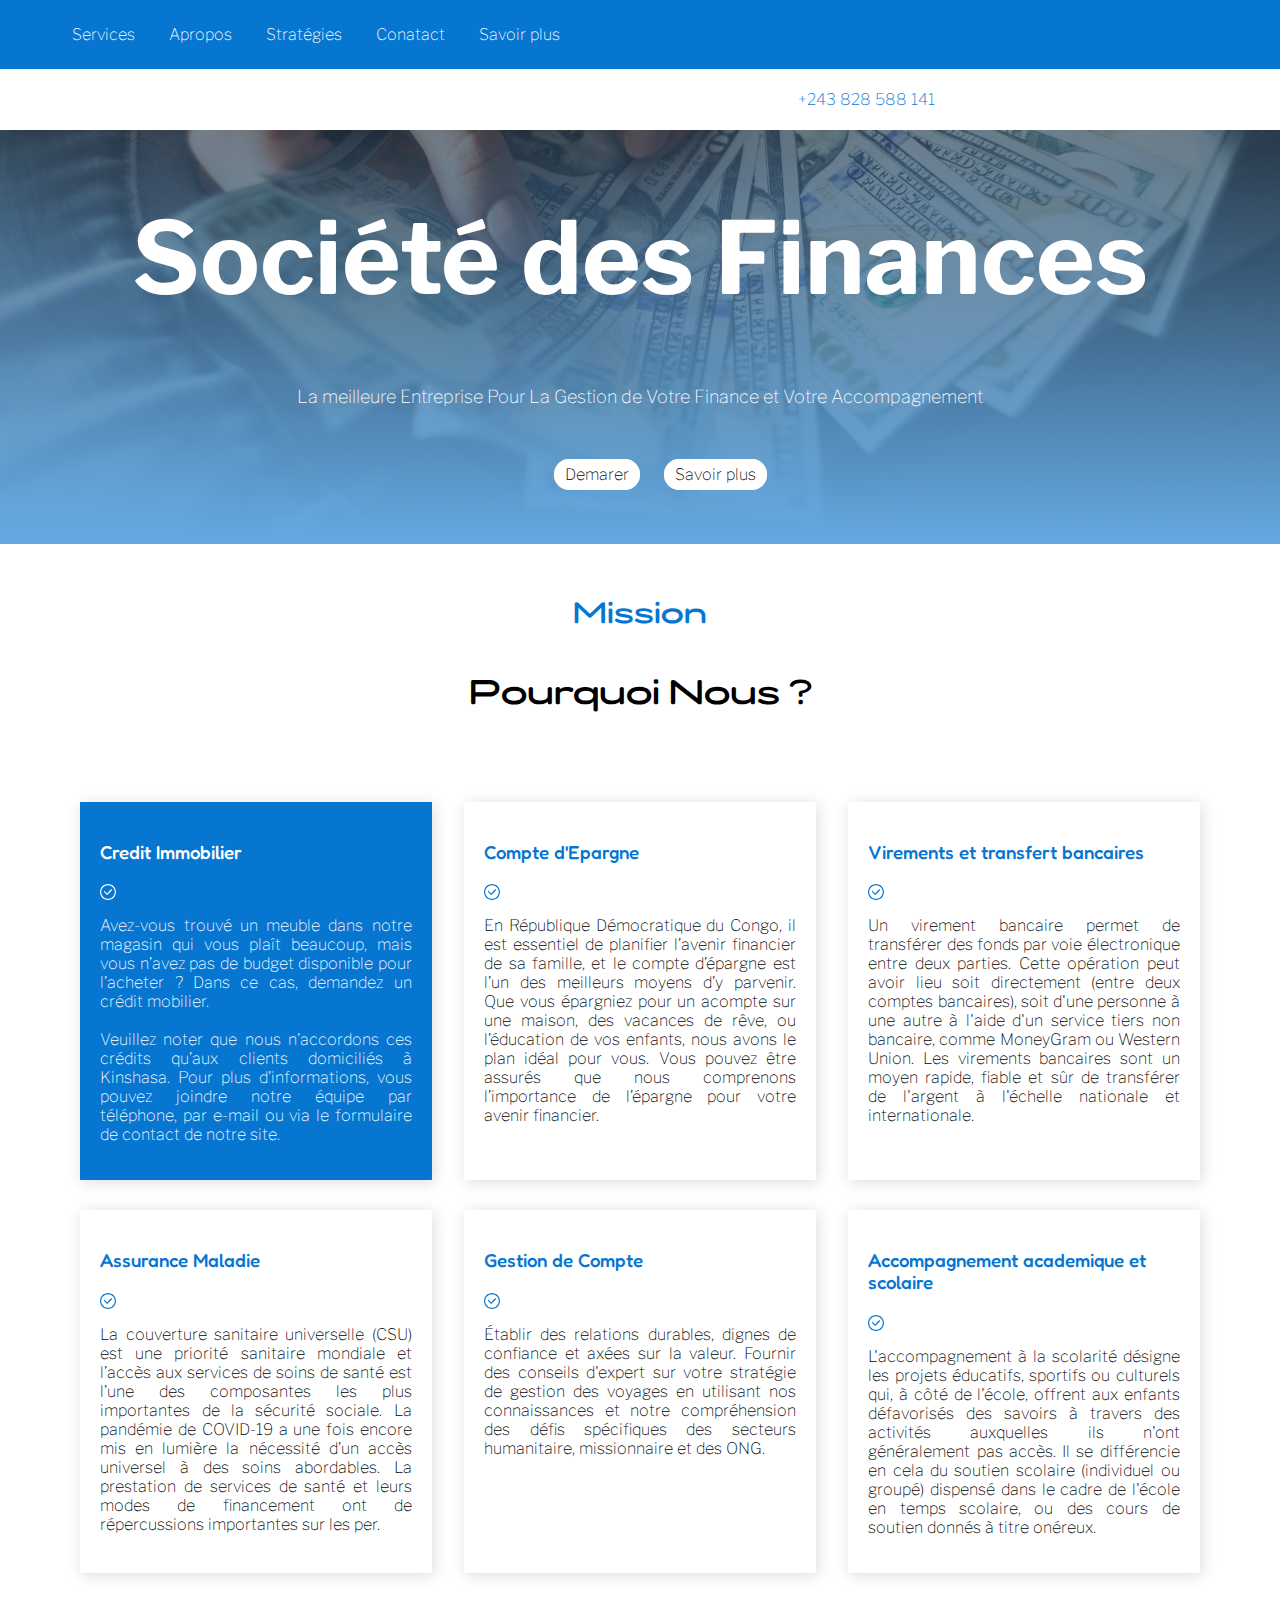
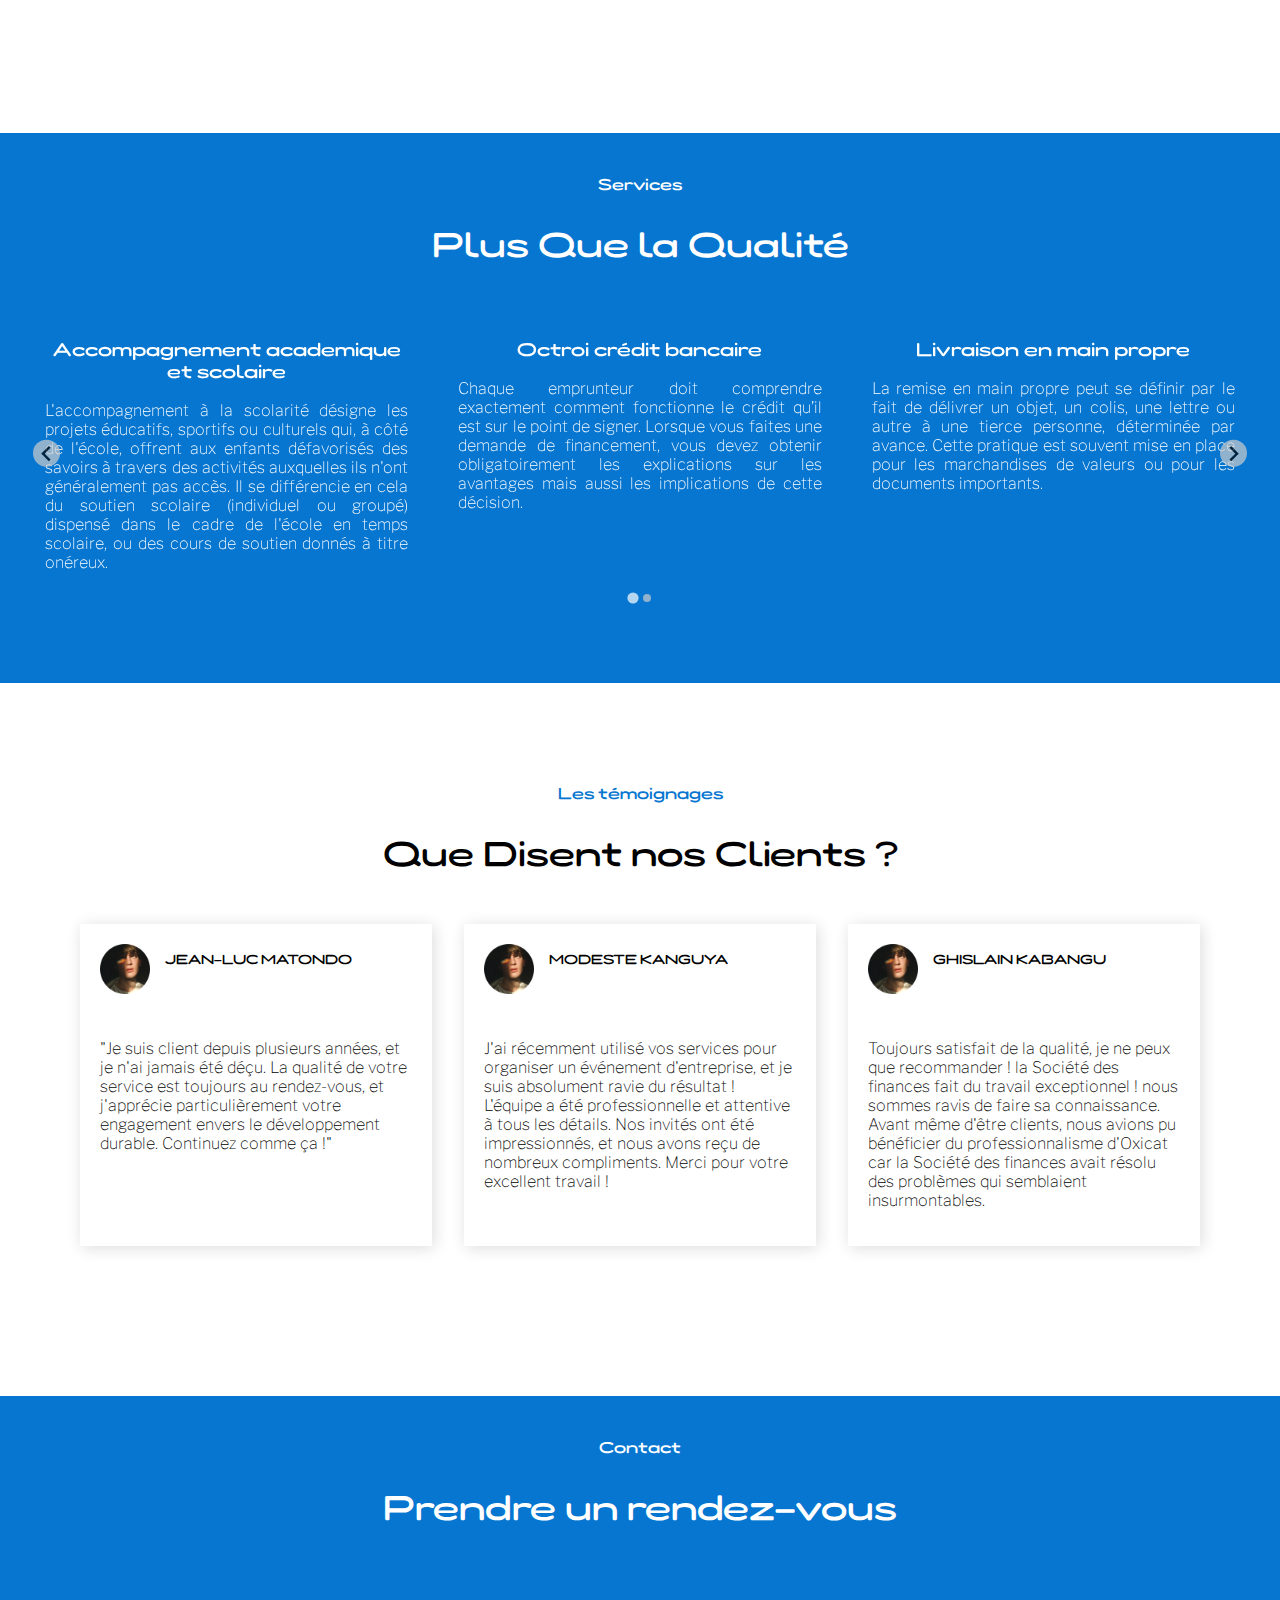
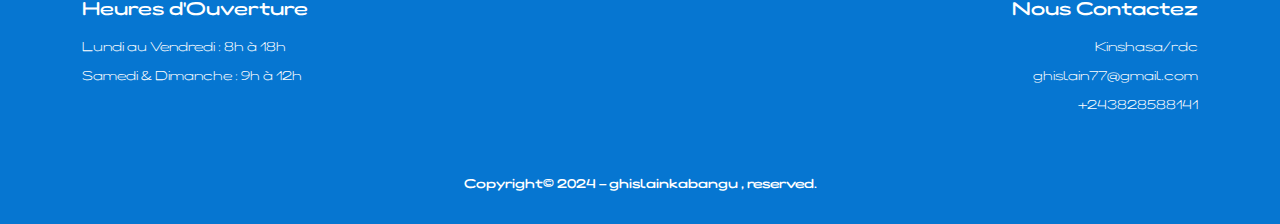
<file: index.html>
<!DOCTYPE html>
<html lang="fr">

<head>
    <meta charset="UTF-8">
    <meta name="viewport" content="width=device-width, initial-scale=1.0">
    <title>site_web_societe_des_finances_rdc</title>
    <link rel="icon" href="images/favicon-32x32.png">
    <link rel="stylesheet" href="https://cdnjs.cloudflare.com/ajax/libs/font-awesome/6.6.0/css/all.min.css"
        integrity="sha512-Kc323vGBEqzTmouAECnVceyQqyqdsSiqLQISBL29aUW4U/M7pSPA/gEUZQqv1cwx4OnYxTxve5UMg5GT6L4JJg=="
        crossorigin="anonymous" referrerpolicy="no-referrer" />
    <link rel="preconnect" href="https://fonts.googleapis.com">
    <link rel="preconnect" href="https://fonts.gstatic.com" crossorigin>
    <link href="https://fonts.googleapis.com/css2?family=Libre+Franklin:ital,wght@0,100..900;1,100..900&display=swap"
        rel="stylesheet">
    <link rel="stylesheet" href="https://cdn.jsdelivr.net/npm/@splidejs/splide@4.1.4/dist/css/splide.min.css">
    <link rel="preconnect" href="https://fonts.googleapis.com">
    <link rel="preconnect" href="https://fonts.gstatic.com" crossorigin>
    <link
        href="https://fonts.googleapis.com/css2?family=Fredoka:wght@300..700&family=Libre+Franklin:ital,wght@0,100..900;1,100..900&display=swap"
        rel="stylesheet">
    <link rel="stylesheet" href="style.css">
</head>

<body>
    <!--menu et liens de navigation-->
    <header>
        <div class="navigation">
            <ul class="listNavigation">
                <li><a href="#service" class="link" title="Services">Services <i
                            class="fa-brands fa-servicestack"></i></a>
                </li>
                <li><a href="#" class="link" title="Apropos">Apropos <i class="fa-solid fa-book"></i></a></li>
                <li><a href="#" class="link" title="Stratégies">Stratégies <i class="fa-regular fa-user"></i></a></li>
                <li><a href="#Contact" class="link" title="Conatact">Conatact <i class="fa-solid fa-phone"></i></a></li>
                <li><a href="#Contact" class="link" title="Savoir plus">Savoir plus <i class="fa-solid fa-pen"></i></a>
                </li>
            </ul>
            <!-----------------menu mobile----------------->
            <a class="open_menu" title="Cliquez pour accéder au menu "><i class="fa-solid fa-bars"
                    style="color: white;"></i></a>
        </div>
        <div class="socialMedias">
            <ul>
                <li><a href="tel:+243828588141"><i class="fa-solid fa-phone"></i> +243 828 588 141</a></li>
                <li><a href="#"><i class="fa-brands fa-square-facebook"></i></a></li>
                <li><a href="#"> <i class="fa-brands fa-square-twitter"></i></a></li>
                <li> <a href="#"><i class="fa-brands fa-instagram"></i></a></li>
                <li> <a href="#"><i class="fa-brands fa-whatsapp"></i></a></li>
                <li> <a href="#"><i class="fa-solid fa-envelope"></i></a></li>
            </ul>
        </div>
        <nav>
            <a class="close_menu" title="Fermer le menu">X</a>
            <ul>
                <li><a href="#service" class="link" title="Services">Services</a></li>
                <li><a href="#" class="link" title="Apropos">Apropos</a></li>
                <li><a href="#" class="link" title="Stratégies">Stratégies</a></li>
                <li><a href="#" class="link" title="Politique interne">Politique interne</a></li>
                <li><a href="#" class="link" title="Politique externe">Politique externe</a></li>
                <li><a href="#" class="link" title="Relation avec l'extérieur">Relation avec l'extérieur</a></li>
                <li><a href="#" class="link" title="Economie modiale">Economie modiale</a></li>
                <li><a href="#" class="link" title="Taux de change">Taux de change</a></li>
                <li><a href="#" class="link" title="Personnels">Personnels</a></li>
                <li><a href="#Contact" class="link" title="Conatact">Conatact</a></li>
                <li><a href="#Contact" class="link" title="Savoir plus">Savoir plus</a></li>
            </ul>
        </nav>
        <!----------------------------réseaux sociaux liens---------------------->

        <!--titre entête-->
        <h1>Société des Finances</h1>
        <p>La meilleure Entreprise Pour La Gestion de Votre Finance et Votre Accompagnement</p>
        <ul class="header_links">
            <li><a href="#demarer" title="Demarer">Demarer</a></li>
            <li><a href="#temoignage" title="Savoir plus">Savoir plus</a></li>
        </ul>
    </header>
    <!--------------------------------------------------------------------------------------->
    <div class="banière_titre_mission" id="demarer">
        <h4>Mission</h4>
        <h2>Pourquoi Nous ?</h2>
    </div>
    <main>
        <div class="mainColor">
            <h3>Credit Immobilier</h3>
            <svg class="svg-icon"
                style="width: 1em; height: 1em;vertical-align: middle;fill: currentColor;overflow: hidden;"
                viewBox="0 0 1024 1024" version="1.1" xmlns="http://www.w3.org/2000/svg">
                <path
                    d="M512 0C230.4 0 0 230.4 0 512s230.4 512 512 512 512-230.4 512-512S793.6 0 512 0z m0 947.2c-240.64 0-435.2-194.56-435.2-435.2S271.36 76.8 512 76.8s435.2 194.56 435.2 435.2-194.56 435.2-435.2 435.2z m266.24-578.56c0 10.24-5.12 20.48-10.24 25.6l-286.72 286.72c-5.12 5.12-15.36 10.24-25.6 10.24s-20.48-5.12-25.6-10.24l-163.84-163.84c-15.36-5.12-20.48-15.36-20.48-25.6 0-20.48 15.36-40.96 40.96-40.96 10.24 5.12 20.48 10.24 25.6 15.36l138.24 138.24 261.12-261.12c5.12-5.12 15.36-10.24 25.6-10.24 20.48-5.12 40.96 15.36 40.96 35.84z"
                    fill="white" />
            </svg>
            <p>Avez-vous trouvé un meuble dans notre magasin qui vous plaît beaucoup, mais vous n’avez pas de budget
                disponible pour l’acheter ? Dans ce cas, demandez un crédit mobilier. <br> <br>

                Veuillez noter que nous n’accordons ces crédits qu’aux clients domiciliés à Kinshasa. Pour plus
                d’informations, vous pouvez joindre notre équipe par téléphone, par e-mail ou via le formulaire de
                contact de notre site.</p>
        </div>
        <div>
            <h3> Compte d'Epargne</h3>
            <svg class="svg-icon"
                style="width: 1em; height: 1em;vertical-align: middle;fill: currentColor;overflow: hidden;"
                viewBox="0 0 1024 1024" version="1.1" xmlns="http://www.w3.org/2000/svg">
                <path
                    d="M512 0C230.4 0 0 230.4 0 512s230.4 512 512 512 512-230.4 512-512S793.6 0 512 0z m0 947.2c-240.64 0-435.2-194.56-435.2-435.2S271.36 76.8 512 76.8s435.2 194.56 435.2 435.2-194.56 435.2-435.2 435.2z m266.24-578.56c0 10.24-5.12 20.48-10.24 25.6l-286.72 286.72c-5.12 5.12-15.36 10.24-25.6 10.24s-20.48-5.12-25.6-10.24l-163.84-163.84c-15.36-5.12-20.48-15.36-20.48-25.6 0-20.48 15.36-40.96 40.96-40.96 10.24 5.12 20.48 10.24 25.6 15.36l138.24 138.24 261.12-261.12c5.12-5.12 15.36-10.24 25.6-10.24 20.48-5.12 40.96 15.36 40.96 35.84z"
                    fill="#0676d1" />
            </svg>
            <p>En République Démocratique du Congo, il est essentiel de planifier l’avenir financier de sa famille, et
                le
                compte d’épargne est l’un des meilleurs moyens d’y parvenir. Que vous épargniez pour un acompte
                sur une maison, des vacances de rêve, ou l’éducation de vos enfants, nous avons le plan idéal pour vous.
                Vous pouvez être assurés que nous comprenons l’importance de l’épargne pour votre avenir financier.</p>
        </div>
        <div>
            <h3>Virements et transfert bancaires</h3>
            <svg class="svg-icon"
                style="width: 1em; height: 1em;vertical-align: middle;fill: currentColor;overflow: hidden;"
                viewBox="0 0 1024 1024" version="1.1" xmlns="http://www.w3.org/2000/svg">
                <path
                    d="M512 0C230.4 0 0 230.4 0 512s230.4 512 512 512 512-230.4 512-512S793.6 0 512 0z m0 947.2c-240.64 0-435.2-194.56-435.2-435.2S271.36 76.8 512 76.8s435.2 194.56 435.2 435.2-194.56 435.2-435.2 435.2z m266.24-578.56c0 10.24-5.12 20.48-10.24 25.6l-286.72 286.72c-5.12 5.12-15.36 10.24-25.6 10.24s-20.48-5.12-25.6-10.24l-163.84-163.84c-15.36-5.12-20.48-15.36-20.48-25.6 0-20.48 15.36-40.96 40.96-40.96 10.24 5.12 20.48 10.24 25.6 15.36l138.24 138.24 261.12-261.12c5.12-5.12 15.36-10.24 25.6-10.24 20.48-5.12 40.96 15.36 40.96 35.84z"
                    fill="#0676d1" />
            </svg>
            <p>Un virement bancaire permet de transférer des fonds par voie électronique entre deux parties.
                Cette opération peut avoir lieu soit directement (entre deux comptes bancaires), soit d'une
                personne à une autre à l'aide d'un service tiers non bancaire, comme MoneyGram ou Western
                Union. Les virements bancaires sont un moyen rapide, fiable et sûr de transférer de l'argent
                à l'échelle nationale et internationale.</p>
        </div>
        <div>
            <h3>Assurance Maladie</h3>
            <svg class="svg-icon"
                style="width: 1em; height: 1em;vertical-align: middle;fill: currentColor;overflow: hidden;"
                viewBox="0 0 1024 1024" version="1.1" xmlns="http://www.w3.org/2000/svg">
                <path
                    d="M512 0C230.4 0 0 230.4 0 512s230.4 512 512 512 512-230.4 512-512S793.6 0 512 0z m0 947.2c-240.64 0-435.2-194.56-435.2-435.2S271.36 76.8 512 76.8s435.2 194.56 435.2 435.2-194.56 435.2-435.2 435.2z m266.24-578.56c0 10.24-5.12 20.48-10.24 25.6l-286.72 286.72c-5.12 5.12-15.36 10.24-25.6 10.24s-20.48-5.12-25.6-10.24l-163.84-163.84c-15.36-5.12-20.48-15.36-20.48-25.6 0-20.48 15.36-40.96 40.96-40.96 10.24 5.12 20.48 10.24 25.6 15.36l138.24 138.24 261.12-261.12c5.12-5.12 15.36-10.24 25.6-10.24 20.48-5.12 40.96 15.36 40.96 35.84z"
                    fill="#0676d1" />
            </svg>
            <p>La couverture sanitaire universelle (CSU) est une priorité sanitaire mondiale et l’accès aux services de
                soins de santé est l’une des composantes les plus importantes de la sécurité sociale. La pandémie de
                COVID-19 a une fois encore mis en lumière la nécessité d’un accès universel à des soins abordables. La
                prestation de services de santé et leurs modes de financement ont de répercussions importantes sur les
                per.</p>
        </div>
        <div>
            <h3>Gestion de Compte</h3>
            <svg class="svg-icon"
                style="width: 1em; height: 1em;vertical-align: middle;fill: currentColor;overflow: hidden;"
                viewBox="0 0 1024 1024" version="1.1" xmlns="http://www.w3.org/2000/svg">
                <path
                    d="M512 0C230.4 0 0 230.4 0 512s230.4 512 512 512 512-230.4 512-512S793.6 0 512 0z m0 947.2c-240.64 0-435.2-194.56-435.2-435.2S271.36 76.8 512 76.8s435.2 194.56 435.2 435.2-194.56 435.2-435.2 435.2z m266.24-578.56c0 10.24-5.12 20.48-10.24 25.6l-286.72 286.72c-5.12 5.12-15.36 10.24-25.6 10.24s-20.48-5.12-25.6-10.24l-163.84-163.84c-15.36-5.12-20.48-15.36-20.48-25.6 0-20.48 15.36-40.96 40.96-40.96 10.24 5.12 20.48 10.24 25.6 15.36l138.24 138.24 261.12-261.12c5.12-5.12 15.36-10.24 25.6-10.24 20.48-5.12 40.96 15.36 40.96 35.84z"
                    fill="#0676d1" />
            </svg>
            <p>Établir des relations durables, dignes de confiance et axées sur la valeur. Fournir des conseils d'expert
                sur votre stratégie de gestion des voyages en utilisant nos connaissances et notre compréhension des
                défis spécifiques des secteurs humanitaire, missionnaire et des ONG.</p>
        </div>
        <div>
            <h3>Accompagnement academique et scolaire</h3>
            <svg class="svg-icon"
                style="width: 1em; height: 1em;vertical-align: middle;fill: currentColor;overflow: hidden;"
                viewBox="0 0 1024 1024" version="1.1" xmlns="http://www.w3.org/2000/svg">
                <path
                    d="M512 0C230.4 0 0 230.4 0 512s230.4 512 512 512 512-230.4 512-512S793.6 0 512 0z m0 947.2c-240.64 0-435.2-194.56-435.2-435.2S271.36 76.8 512 76.8s435.2 194.56 435.2 435.2-194.56 435.2-435.2 435.2z m266.24-578.56c0 10.24-5.12 20.48-10.24 25.6l-286.72 286.72c-5.12 5.12-15.36 10.24-25.6 10.24s-20.48-5.12-25.6-10.24l-163.84-163.84c-15.36-5.12-20.48-15.36-20.48-25.6 0-20.48 15.36-40.96 40.96-40.96 10.24 5.12 20.48 10.24 25.6 15.36l138.24 138.24 261.12-261.12c5.12-5.12 15.36-10.24 25.6-10.24 20.48-5.12 40.96 15.36 40.96 35.84z"
                    fill="#0676d1" />
            </svg>
            <p>L'accompagnement à la scolarité désigne les projets éducatifs, sportifs ou culturels qui, à
                côté de l'école, offrent aux enfants
                défavorisés des savoirs à travers des activités auxquelles ils
                n'ont généralement pas accès.
                Il se différencie en cela du soutien scolaire (individuel ou groupé) dispensé dans le cadre
                de l'école en temps scolaire, ou des
                cours de soutien donnés à titre onéreux.</p>
        </div>

    </main>
    <!----------------seection services------------------------>
    <section id="service">
        <h4>Services</h4>
        <h2>Plus Que la Qualité</h2>

        <div class="splide" role="group" aria-label="Splide Basic HTML Example">
            <div class="splide__track">
                <ul class="splide__list">
                    <div class="splide__slide carrousel1">
                        <h3>Accompagnement academique et scolaire</h3>
                        <p>L'accompagnement à la scolarité désigne les projets éducatifs, sportifs ou culturels qui, à
                            côté de l'école, offrent aux enfants
                            défavorisés des savoirs à travers des activités auxquelles ils
                            n'ont généralement pas accès.
                            Il se différencie en cela du soutien scolaire (individuel ou groupé) dispensé dans le cadre
                            de l'école en temps scolaire, ou des
                            cours de soutien donnés à titre onéreux.</p>
                    </div>
                    <div class="splide__slide carrousel2">
                        <h3>Octroi crédit bancaire</h3>
                        <p>Chaque emprunteur doit comprendre exactement comment fonctionne le crédit qu’il est sur le
                            point de signer. Lorsque vous faites une demande de financement, vous devez obtenir
                            obligatoirement les explications sur les avantages mais aussi les implications de cette
                            décision.</p>
                    </div>
                    <div class="splide__slide carrousel3">
                        <h3>Livraison en main propre</h3>
                        <p>La remise en main propre peut se définir par le fait de délivrer un objet, un colis, une
                            lettre ou autre à une tierce personne, déterminée par avance. Cette pratique est souvent
                            mise en place pour les marchandises de valeurs ou pour les documents importants.</p>
                    </div>
                    <div class="splide__slide carrousel3">
                        <h3>Virements et transfert bancaires</h3>
                        <p>Un virement bancaire permet de transférer des fonds par voie électronique entre deux parties.
                            Cette opération peut avoir lieu soit directement (entre deux comptes bancaires), soit d'une
                            personne à une autre à l'aide d'un service tiers non bancaire, comme MoneyGram ou Western
                            Union. Les virements bancaires sont un moyen rapide, fiable et sûr de transférer de l'argent
                            à l'échelle nationale et internationale.</p>
                    </div>
                </ul>
            </div>
        </div>
    </section>
    <!----------------------temoignage de nos cloents----------------------------------->
    <article>
        <h4 id="temoignage">Les témoignages</h4>
        <h2>Que Disent nos Clients ?</h2>
        <div class="article_bloc_temoignage">
            <div class="temoignage_client">
                <img src="images/image-avatar.png" alt="image d'un client" srcset="">
                <h5>JEAN-LUC MATONDO </h5>
                <ul>
                    <li><i class="fa-brands fa-square-facebook"></i></li>
                    <li> <i class="fa-brands fa-square-twitter"></i></li>
                    <li> <i class="fa-brands fa-instagram"></i></li>
                    <li> <i class="fa-brands fa-whatsapp"></i></li>
                    <li> <i class="fa-solid fa-envelope"></i></li>
                </ul>
                <p>"Je suis client depuis plusieurs années, et je n'ai jamais été déçu. La qualité de votre service est
                    toujours au rendez-vous, et j'apprécie particulièrement votre engagement envers le développement
                    durable. Continuez comme ça !"</p>
            </div>
            <div class="temoignage_client">
                <img src="images/image-avatar.png" alt="image d'un client" srcset="">
                <h5>MODESTE KANGUYA </h5>
                <ul>
                    <li><i class="fa-brands fa-square-facebook"></i></li>
                    <li> <i class="fa-brands fa-square-twitter"></i></li>
                    <li> <i class="fa-brands fa-instagram"></i></li>
                    <li> <i class="fa-brands fa-whatsapp"></i></li>
                    <li> <i class="fa-solid fa-envelope"></i></li>
                </ul>
                <p>J'ai récemment utilisé vos services pour organiser un événement d'entreprise, et je suis absolument
                    ravie du résultat ! L'équipe a été professionnelle et attentive à tous les détails. Nos invités ont
                    été impressionnés, et nous avons reçu de nombreux compliments. Merci pour votre excellent travail !
                </p>
            </div>
            <div class="temoignage_client">
                <img src="images/image-avatar.png" alt="image d'un client" srcset="">
                <h5>GHISLAIN KABANGU </h5>
                <ul>
                    <li><i class="fa-brands fa-square-facebook"></i></li>
                    <li> <i class="fa-brands fa-square-twitter"></i></li>
                    <li> <i class="fa-brands fa-instagram"></i></li>
                    <li> <i class="fa-brands fa-whatsapp"></i></li>
                    <li> <i class="fa-solid fa-envelope"></i></li>
                </ul>
                <p>Toujours satisfait de la qualité, je ne peux que recommander ! la Société des finances fait du
                    travail exceptionnel !
                    nous sommes ravis de faire sa connaissance. Avant même d'être clients, nous avions pu bénéficier du
                    professionnalisme d'Oxicat car la Société des finances avait résolu des problèmes qui semblaient
                    insurmontables.</p>
            </div>
        </div>
    </article>
    <footer id="Contact">
        <h4>Contact</h4>
        <h2>Prendre un rendez-vous</h2>
        <div class="footer_bloc">
            <div>
                <h3>Heures d'Ouverture</h3>
                <p> <i class="fa-solid fa-hockey-puck"></i> Lundi au Vendredi : 8h à 18h</p>
                <p> <i class="fa-solid fa-hockey-puck"></i> Samedi & Dimanche : 9h à 12h</p>
            </div>
            <div class="right_side">
                <h3>Nous Contactez</h3>
                <p><i class="fa-solid fa-location-dot"></i> Kinshasa/rdc</p>
                <p><a href="mailto:kabangughislain77@gmail.com" title="Notre courier"><i
                            class="fa-regular fa-envelope"></i> ghislain77@gmail.com</a></p>
                <p><a href="tel:+243848588141" title="téléphone"><i class="fa-solid fa-phone"></i> +243828588141</a></p>
            </div>
        </div>
        <p class="Copyright">Copyright© 2024 - ghislainkabangu , reserved.</p>
    </footer>

</body>
<script src="https://cdn.jsdelivr.net/npm/@splidejs/splide@4.1.4/dist/js/splide.min.js"></script>
<script>
    document.addEventListener('DOMContentLoaded', function () {
        var splide = new Splide('.splide', {
            type: 'loop',
            perPage: 3,
            pagination: true,
            autoplay: true,
            interval: 5000,
            breakpoints: {
                1000: {
                    perPage: 1
                },
            },

        });
        splide.mount();
    });
</script>
<script src="js/script.js"></script>

</html>
</file>
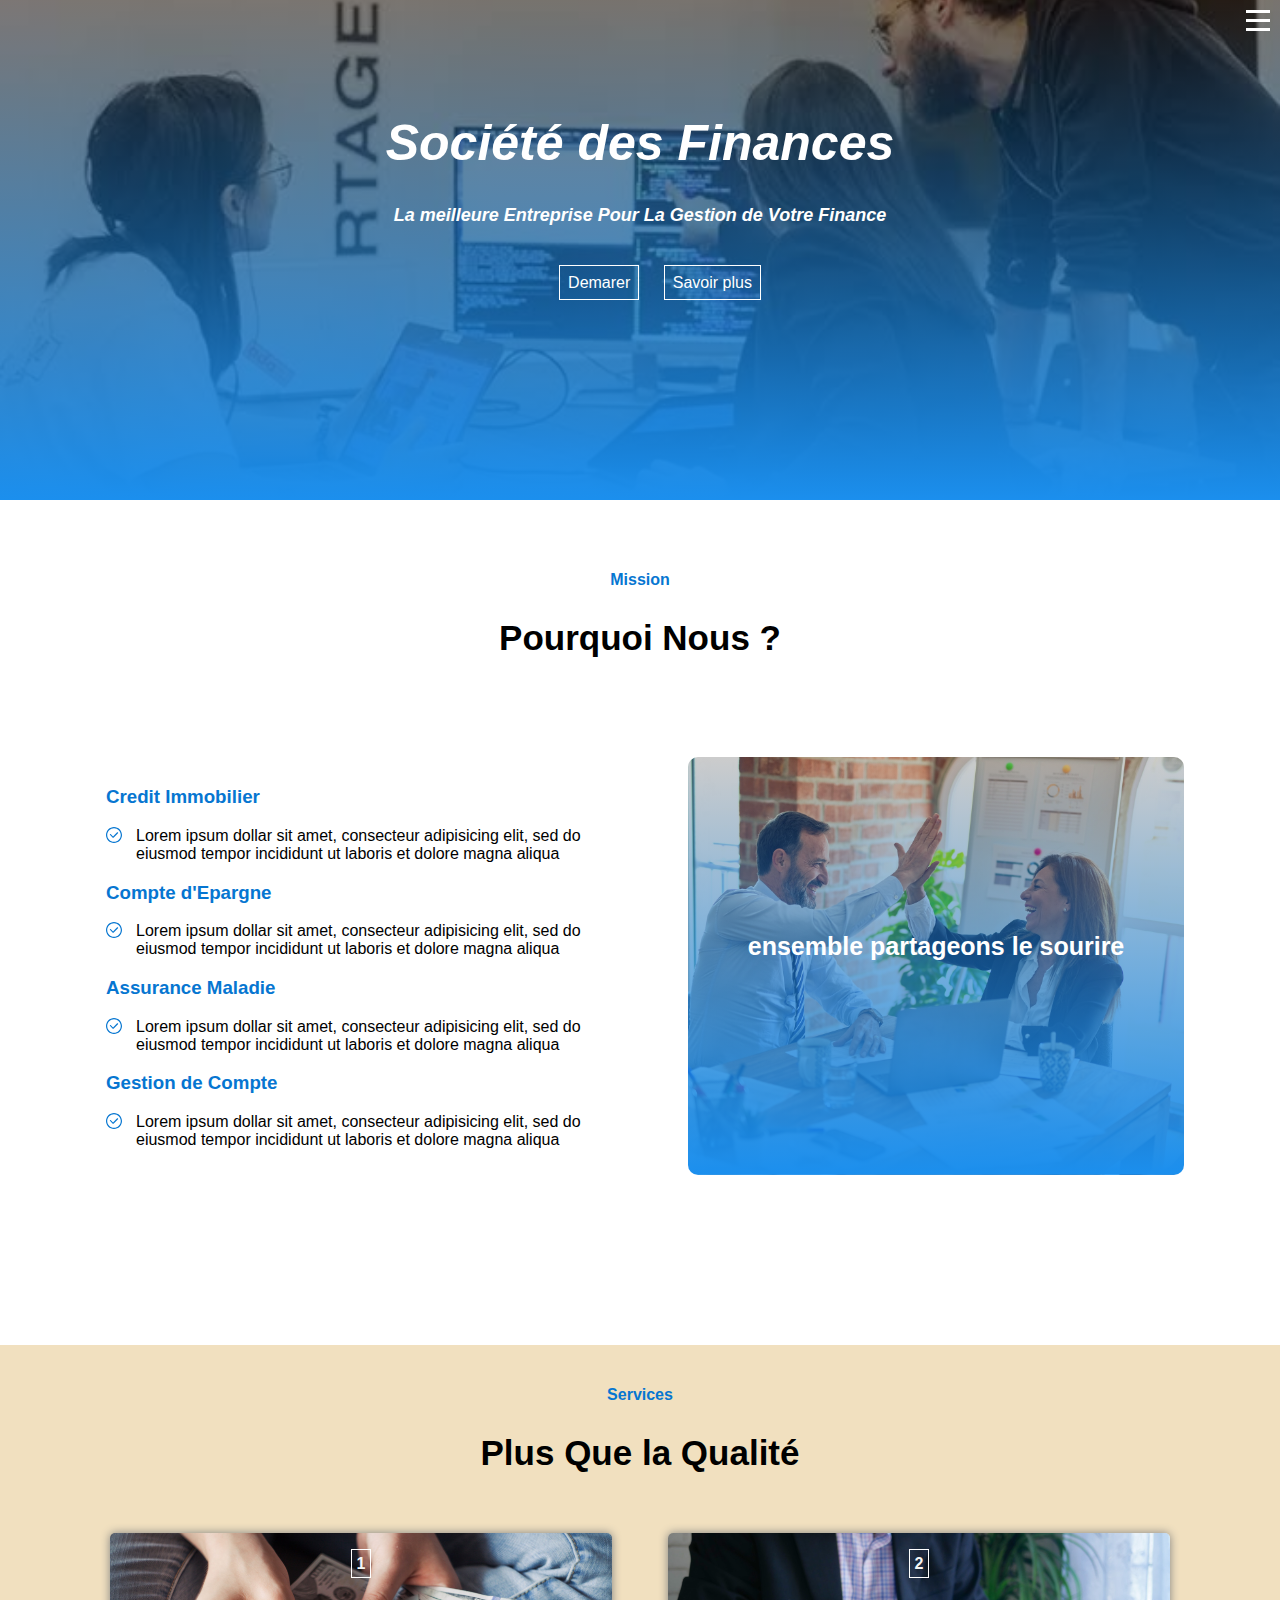
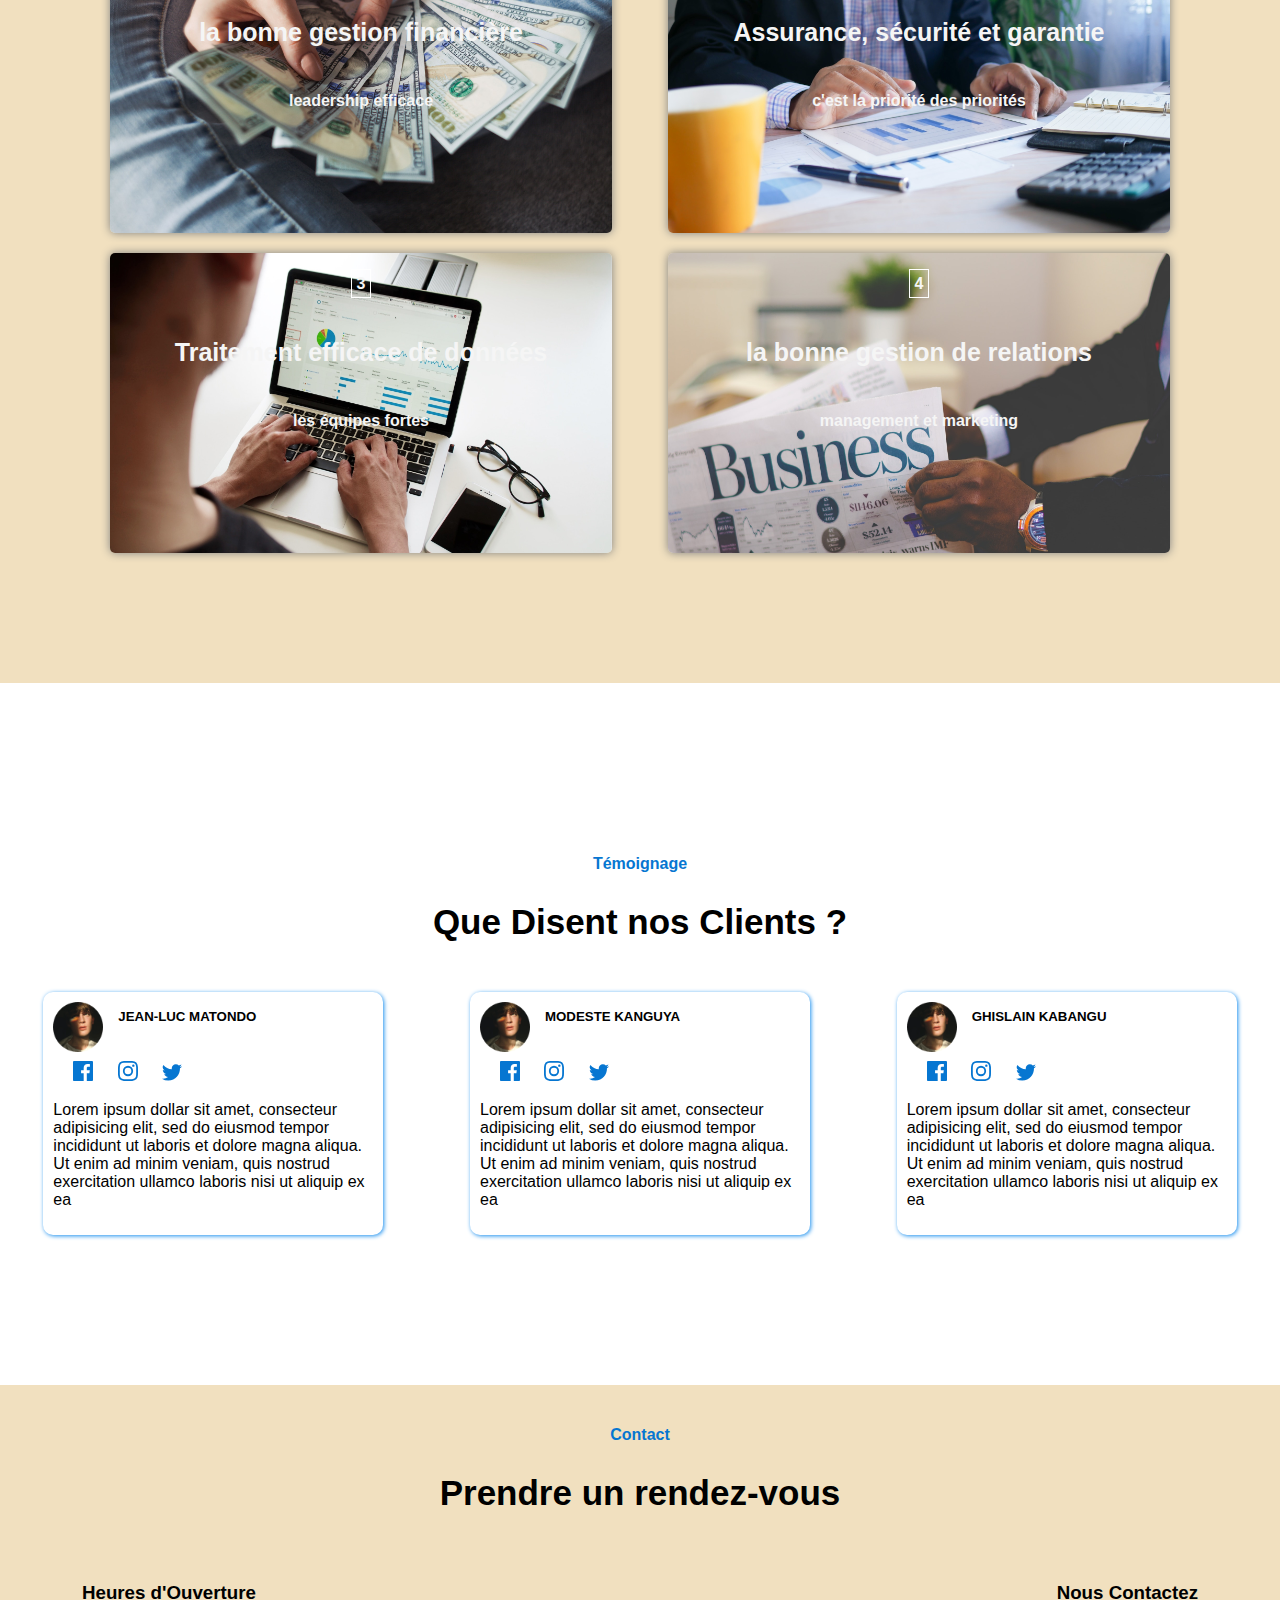
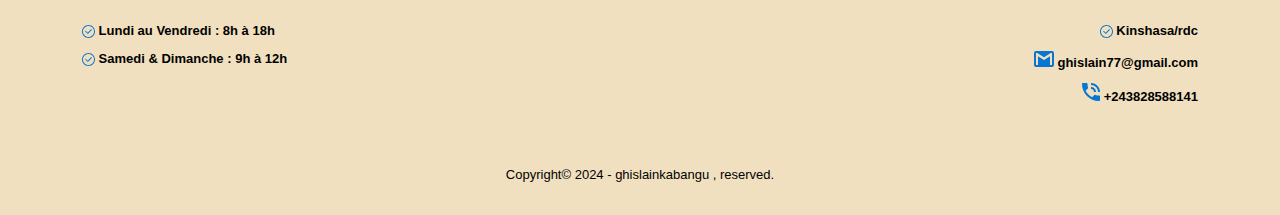
<file: projet_societe-_des_finances/index.html>
<!DOCTYPE html>
<html lang="fr">

<head>
    <meta charset="UTF-8">
    <meta name="viewport" content="width=device-width, initial-scale=1.0">
    <title>site_web_societe_des_finances_rdc</title>
    <link rel="icon" href="images/favicon-32x32.png">
    <link rel="stylesheet" href="style.css">
</head>

<body>
    <!--menu et liens de navigation-->
    <header>
        <a class="open_menu" title="Cliquez pour accéder au menu "><svg xmlns="http://www.w3.org/2000/svg"
                width="24" height="21">
                <g fill="#fff" fill-rule="evenodd">
                    <path d="M0 0h24v3H0zM0 9h24v3H0zM0 18h24v3H0z" />
                </g>
            </svg></a>
        <nav>
            <a class="close_menu" title="Fermer le menu">X</a>
            <ul>
                <li><a href="#" class="link" title="Services">Services</a></li>
                <li><a href="#" class="link" title="Apropos">Apropos</a></li>
                <li><a href="#" class="link" title="Stratégies">Stratégies</a></li>
                <li><a href="#" class="link" title="Politique interne">Politique interne</a></li>
                <li><a href="#" class="link" title="Politique externe">Politique externe</a></li>
                <li><a href="#" class="link" title="Relation avec l'extérieur">Relation avec l'extérieur</a></li>
                <li><a href="#" class="link" title="Economie modiale">Economie modiale</a></li>
                <li><a href="#" class="link" title="Taux de change">Taux de change</a></li>
                <li><a href="#" class="link" title="Personnels">Personnels</a></li>
                <li><a href="#" class="link" title="Conatact">Conatact</a></li>
                <li><a href="#" class="link" title="Savoir plus">Savoir plus</a></li>
            </ul>
        </nav>
        <!--titre entête-->
        <h1>Société des Finances</h1>
        <p>La meilleure Entreprise Pour La Gestion de Votre Finance</p>
        <ul class="header_links">
            <li><a href="#demarer" title="Demarer">Demarer</a></li>
            <li><a href="#temoignage" title="Savoir plus">Savoir plus</a></li>
        </ul>
    </header>
    <div class="banière_titre_mission" id="demarer">
        <h4>Mission</h4>
        <h2>Pourquoi Nous ?</h2>
    </div>
    <main>
        <div class="banière_service_contenu">
            <h3>Credit Immobilier</h3>
            <svg class="svg-icon"
                style="width: 1em; height: 1em;vertical-align: middle;fill: currentColor;overflow: hidden;"
                viewBox="0 0 1024 1024" version="1.1" xmlns="http://www.w3.org/2000/svg">
                <path
                    d="M512 0C230.4 0 0 230.4 0 512s230.4 512 512 512 512-230.4 512-512S793.6 0 512 0z m0 947.2c-240.64 0-435.2-194.56-435.2-435.2S271.36 76.8 512 76.8s435.2 194.56 435.2 435.2-194.56 435.2-435.2 435.2z m266.24-578.56c0 10.24-5.12 20.48-10.24 25.6l-286.72 286.72c-5.12 5.12-15.36 10.24-25.6 10.24s-20.48-5.12-25.6-10.24l-163.84-163.84c-15.36-5.12-20.48-15.36-20.48-25.6 0-20.48 15.36-40.96 40.96-40.96 10.24 5.12 20.48 10.24 25.6 15.36l138.24 138.24 261.12-261.12c5.12-5.12 15.36-10.24 25.6-10.24 20.48-5.12 40.96 15.36 40.96 35.84z"
                    fill="#0676d1" />
            </svg>
            <p>Lorem ipsum dollar sit amet, consecteur adipisicing elit, sed do eiusmod tempor incididunt ut laboris et
                dolore magna aliqua</p>
            <h3> Compte d'Epargne</h3>
            <svg class="svg-icon"
                style="width: 1em; height: 1em;vertical-align: middle;fill: currentColor;overflow: hidden;"
                viewBox="0 0 1024 1024" version="1.1" xmlns="http://www.w3.org/2000/svg">
                <path
                    d="M512 0C230.4 0 0 230.4 0 512s230.4 512 512 512 512-230.4 512-512S793.6 0 512 0z m0 947.2c-240.64 0-435.2-194.56-435.2-435.2S271.36 76.8 512 76.8s435.2 194.56 435.2 435.2-194.56 435.2-435.2 435.2z m266.24-578.56c0 10.24-5.12 20.48-10.24 25.6l-286.72 286.72c-5.12 5.12-15.36 10.24-25.6 10.24s-20.48-5.12-25.6-10.24l-163.84-163.84c-15.36-5.12-20.48-15.36-20.48-25.6 0-20.48 15.36-40.96 40.96-40.96 10.24 5.12 20.48 10.24 25.6 15.36l138.24 138.24 261.12-261.12c5.12-5.12 15.36-10.24 25.6-10.24 20.48-5.12 40.96 15.36 40.96 35.84z"
                    fill="#0676d1" />
            </svg>
            <p>Lorem ipsum dollar sit amet, consecteur adipisicing elit, sed do eiusmod tempor incididunt ut laboris et
                dolore magna aliqua</p>
            <h3>Assurance Maladie</h3>
            <svg class="svg-icon"
                style="width: 1em; height: 1em;vertical-align: middle;fill: currentColor;overflow: hidden;"
                viewBox="0 0 1024 1024" version="1.1" xmlns="http://www.w3.org/2000/svg">
                <path
                    d="M512 0C230.4 0 0 230.4 0 512s230.4 512 512 512 512-230.4 512-512S793.6 0 512 0z m0 947.2c-240.64 0-435.2-194.56-435.2-435.2S271.36 76.8 512 76.8s435.2 194.56 435.2 435.2-194.56 435.2-435.2 435.2z m266.24-578.56c0 10.24-5.12 20.48-10.24 25.6l-286.72 286.72c-5.12 5.12-15.36 10.24-25.6 10.24s-20.48-5.12-25.6-10.24l-163.84-163.84c-15.36-5.12-20.48-15.36-20.48-25.6 0-20.48 15.36-40.96 40.96-40.96 10.24 5.12 20.48 10.24 25.6 15.36l138.24 138.24 261.12-261.12c5.12-5.12 15.36-10.24 25.6-10.24 20.48-5.12 40.96 15.36 40.96 35.84z"
                    fill="#0676d1" />
            </svg>
            <p>Lorem ipsum dollar sit amet, consecteur adipisicing elit, sed do eiusmod tempor incididunt ut laboris et
                dolore magna aliqua</p>
            <h3>Gestion de Compte</h3>
            <svg class="svg-icon"
                style="width: 1em; height: 1em;vertical-align: middle;fill: currentColor;overflow: hidden;"
                viewBox="0 0 1024 1024" version="1.1" xmlns="http://www.w3.org/2000/svg">
                <path
                    d="M512 0C230.4 0 0 230.4 0 512s230.4 512 512 512 512-230.4 512-512S793.6 0 512 0z m0 947.2c-240.64 0-435.2-194.56-435.2-435.2S271.36 76.8 512 76.8s435.2 194.56 435.2 435.2-194.56 435.2-435.2 435.2z m266.24-578.56c0 10.24-5.12 20.48-10.24 25.6l-286.72 286.72c-5.12 5.12-15.36 10.24-25.6 10.24s-20.48-5.12-25.6-10.24l-163.84-163.84c-15.36-5.12-20.48-15.36-20.48-25.6 0-20.48 15.36-40.96 40.96-40.96 10.24 5.12 20.48 10.24 25.6 15.36l138.24 138.24 261.12-261.12c5.12-5.12 15.36-10.24 25.6-10.24 20.48-5.12 40.96 15.36 40.96 35.84z"
                    fill="#0676d1" />
            </svg>
            <p>Lorem ipsum dollar sit amet, consecteur adipisicing elit, sed do eiusmod tempor incididunt ut laboris et
                dolore magna aliqua</p>
        </div>
        <div class="banière_service_background">
            <h3>ensemble partageons le sourire</h3>
        </div>
    </main>
    <section>
        <h4>Services</h4>
        <h2>Plus Que la Qualité</h2>
        <div class="master_bloc_section">

            <div class="master_bloc_section_element1 bloc_service">
                <h4> <span>1</span></h4>
                <h3>la bonne gestion financière</h3>
                <h4>leadership efficace</h4>
            </div>
            <div class="master_bloc_section_element2 bloc_service">
                <h4><span>2</span></h4>
                <h3>Assurance, sécurité et garantie</h3>
                <h4>c'est la priorité des priorités</h4>
            </div>
            <div class="master_bloc_section_element3 bloc_service">
                <h4><span>3</span></h4>
                <h3>Traitement efficace de données</h3>
                <h4>les équipes fortes</h4>

            </div>
            <div class="master_bloc_section_element4 bloc_service">
                <h4><span>4</span></h4>
                <h3>la bonne gestion de relations</h3>
                <h4>management et marketing</h4>
            </div>

        </div>
    </section>
    <article>
        <h4 id="temoignage">Témoignage</h4>
        <h2>Que Disent nos Clients ?</h2>
        <div class="article_bloc_temoignage">
            <div class="temoignage_client">
                <img src="images/image-avatar.png" alt="image d'un client" srcset="">
                <h5>JEAN-LUC MATONDO </h5>

                <p> <svg width="20" height="20" xmlns="http://www.w3.org/2000/svg">
                        <path
                            d="M18.896 0H1.104C.494 0 0 .494 0 1.104v17.793C0 19.506.494 20 1.104 20h9.58v-7.745H8.076V9.237h2.606V7.01c0-2.583 1.578-3.99 3.883-3.99 1.104 0 2.052.082 2.329.119v2.7h-1.598c-1.254 0-1.496.597-1.496 1.47v1.928h2.989l-.39 3.018h-2.6V20h5.098c.608 0 1.102-.494 1.102-1.104V1.104C20 .494 19.506 0 18.896 0z"
                            fill="#0676d1" fill-rule="nonzero" />
                    </svg>
                    <svg width="20" height="20" xmlns="http://www.w3.org/2000/svg">
                        <path
                            d="M10 1.802c2.67 0 2.987.01 4.042.059 2.71.123 3.975 1.409 4.099 4.099.048 1.054.057 1.37.057 4.04 0 2.672-.01 2.988-.057 4.042-.124 2.687-1.387 3.975-4.1 4.099-1.054.048-1.37.058-4.041.058-2.67 0-2.987-.01-4.04-.058-2.718-.124-3.977-1.416-4.1-4.1-.048-1.054-.058-1.37-.058-4.041 0-2.67.01-2.986.058-4.04.124-2.69 1.387-3.977 4.1-4.1 1.054-.048 1.37-.058 4.04-.058zM10 0C7.284 0 6.944.012 5.877.06 2.246.227.227 2.242.061 5.877.01 6.944 0 7.284 0 10s.012 3.057.06 4.123c.167 3.632 2.182 5.65 5.817 5.817 1.067.048 1.407.06 4.123.06s3.057-.012 4.123-.06c3.629-.167 5.652-2.182 5.816-5.817.05-1.066.061-1.407.061-4.123s-.012-3.056-.06-4.122C19.777 2.249 17.76.228 14.124.06 13.057.01 12.716 0 10 0zm0 4.865a5.135 5.135 0 100 10.27 5.135 5.135 0 000-10.27zm0 8.468a3.333 3.333 0 110-6.666 3.333 3.333 0 010 6.666zm5.338-9.87a1.2 1.2 0 100 2.4 1.2 1.2 0 000-2.4z"
                            fill="#0676d1" fill-rule="nonzero">
                    </svg>
                    <svg width="20" height="17" xmlns="http://www.w3.org/2000/svg">
                        <path
                            d="M20 2.172a8.192 8.192 0 01-2.357.646 4.11 4.11 0 001.805-2.27 8.22 8.22 0 01-2.606.996A4.096 4.096 0 0013.847.248c-2.65 0-4.596 2.472-3.998 5.037A11.648 11.648 0 011.392 1a4.109 4.109 0 001.27 5.478 4.086 4.086 0 01-1.858-.513c-.045 1.9 1.318 3.679 3.291 4.075a4.113 4.113 0 01-1.853.07 4.106 4.106 0 003.833 2.849A8.25 8.25 0 010 14.658a11.616 11.616 0 006.29 1.843c7.618 0 11.923-6.434 11.663-12.205A8.354 8.354 0 0020 2.172z"
                            fill="#0676d1" fill-rule="nonzero" />
                    </svg>
                </p>
                <p>Lorem ipsum dollar sit amet, consecteur adipisicing elit, sed do eiusmod tempor incididunt ut laboris
                    et dolore magna aliqua. Ut enim ad minim veniam, quis nostrud exercitation ullamco laboris nisi ut
                    aliquip ex ea</p>
            </div>
            <div class="temoignage_client">
                <img src="images/image-avatar.png" alt="image d'un client" srcset="">
                <h5>MODESTE KANGUYA </h5>

                <p> <svg width="20" height="20" xmlns="http://www.w3.org/2000/svg">
                        <path
                            d="M18.896 0H1.104C.494 0 0 .494 0 1.104v17.793C0 19.506.494 20 1.104 20h9.58v-7.745H8.076V9.237h2.606V7.01c0-2.583 1.578-3.99 3.883-3.99 1.104 0 2.052.082 2.329.119v2.7h-1.598c-1.254 0-1.496.597-1.496 1.47v1.928h2.989l-.39 3.018h-2.6V20h5.098c.608 0 1.102-.494 1.102-1.104V1.104C20 .494 19.506 0 18.896 0z"
                            fill="#0676d1" fill-rule="nonzero" />
                    </svg>
                    <svg width="20" height="20" xmlns="http://www.w3.org/2000/svg">
                        <path
                            d="M10 1.802c2.67 0 2.987.01 4.042.059 2.71.123 3.975 1.409 4.099 4.099.048 1.054.057 1.37.057 4.04 0 2.672-.01 2.988-.057 4.042-.124 2.687-1.387 3.975-4.1 4.099-1.054.048-1.37.058-4.041.058-2.67 0-2.987-.01-4.04-.058-2.718-.124-3.977-1.416-4.1-4.1-.048-1.054-.058-1.37-.058-4.041 0-2.67.01-2.986.058-4.04.124-2.69 1.387-3.977 4.1-4.1 1.054-.048 1.37-.058 4.04-.058zM10 0C7.284 0 6.944.012 5.877.06 2.246.227.227 2.242.061 5.877.01 6.944 0 7.284 0 10s.012 3.057.06 4.123c.167 3.632 2.182 5.65 5.817 5.817 1.067.048 1.407.06 4.123.06s3.057-.012 4.123-.06c3.629-.167 5.652-2.182 5.816-5.817.05-1.066.061-1.407.061-4.123s-.012-3.056-.06-4.122C19.777 2.249 17.76.228 14.124.06 13.057.01 12.716 0 10 0zm0 4.865a5.135 5.135 0 100 10.27 5.135 5.135 0 000-10.27zm0 8.468a3.333 3.333 0 110-6.666 3.333 3.333 0 010 6.666zm5.338-9.87a1.2 1.2 0 100 2.4 1.2 1.2 0 000-2.4z"
                            fill="#0676d1" fill-rule="nonzero">
                    </svg>
                    <svg width="20" height="17" xmlns="http://www.w3.org/2000/svg">
                        <path
                            d="M20 2.172a8.192 8.192 0 01-2.357.646 4.11 4.11 0 001.805-2.27 8.22 8.22 0 01-2.606.996A4.096 4.096 0 0013.847.248c-2.65 0-4.596 2.472-3.998 5.037A11.648 11.648 0 011.392 1a4.109 4.109 0 001.27 5.478 4.086 4.086 0 01-1.858-.513c-.045 1.9 1.318 3.679 3.291 4.075a4.113 4.113 0 01-1.853.07 4.106 4.106 0 003.833 2.849A8.25 8.25 0 010 14.658a11.616 11.616 0 006.29 1.843c7.618 0 11.923-6.434 11.663-12.205A8.354 8.354 0 0020 2.172z"
                            fill="#0676d1" fill-rule="nonzero" />
                    </svg>
                </p>
                <p>Lorem ipsum dollar sit amet, consecteur adipisicing elit, sed do eiusmod tempor incididunt ut laboris
                    et dolore magna aliqua. Ut enim ad minim veniam, quis nostrud exercitation ullamco laboris nisi ut
                    aliquip ex ea</p>
            </div>
            <div class="temoignage_client">
                <img src="images/image-avatar.png" alt="image d'un client" srcset="">
                <h5>GHISLAIN KABANGU </h5>

                <p> <svg width="20" height="20" xmlns="http://www.w3.org/2000/svg">
                        <path
                            d="M18.896 0H1.104C.494 0 0 .494 0 1.104v17.793C0 19.506.494 20 1.104 20h9.58v-7.745H8.076V9.237h2.606V7.01c0-2.583 1.578-3.99 3.883-3.99 1.104 0 2.052.082 2.329.119v2.7h-1.598c-1.254 0-1.496.597-1.496 1.47v1.928h2.989l-.39 3.018h-2.6V20h5.098c.608 0 1.102-.494 1.102-1.104V1.104C20 .494 19.506 0 18.896 0z"
                            fill="#0676d1" fill-rule="nonzero" />
                    </svg>
                    <svg width="20" height="20" xmlns="http://www.w3.org/2000/svg">
                        <path
                            d="M10 1.802c2.67 0 2.987.01 4.042.059 2.71.123 3.975 1.409 4.099 4.099.048 1.054.057 1.37.057 4.04 0 2.672-.01 2.988-.057 4.042-.124 2.687-1.387 3.975-4.1 4.099-1.054.048-1.37.058-4.041.058-2.67 0-2.987-.01-4.04-.058-2.718-.124-3.977-1.416-4.1-4.1-.048-1.054-.058-1.37-.058-4.041 0-2.67.01-2.986.058-4.04.124-2.69 1.387-3.977 4.1-4.1 1.054-.048 1.37-.058 4.04-.058zM10 0C7.284 0 6.944.012 5.877.06 2.246.227.227 2.242.061 5.877.01 6.944 0 7.284 0 10s.012 3.057.06 4.123c.167 3.632 2.182 5.65 5.817 5.817 1.067.048 1.407.06 4.123.06s3.057-.012 4.123-.06c3.629-.167 5.652-2.182 5.816-5.817.05-1.066.061-1.407.061-4.123s-.012-3.056-.06-4.122C19.777 2.249 17.76.228 14.124.06 13.057.01 12.716 0 10 0zm0 4.865a5.135 5.135 0 100 10.27 5.135 5.135 0 000-10.27zm0 8.468a3.333 3.333 0 110-6.666 3.333 3.333 0 010 6.666zm5.338-9.87a1.2 1.2 0 100 2.4 1.2 1.2 0 000-2.4z"
                            fill="#0676d1" fill-rule="nonzero">
                    </svg>
                    <svg width="20" height="17" xmlns="http://www.w3.org/2000/svg">
                        <path
                            d="M20 2.172a8.192 8.192 0 01-2.357.646 4.11 4.11 0 001.805-2.27 8.22 8.22 0 01-2.606.996A4.096 4.096 0 0013.847.248c-2.65 0-4.596 2.472-3.998 5.037A11.648 11.648 0 011.392 1a4.109 4.109 0 001.27 5.478 4.086 4.086 0 01-1.858-.513c-.045 1.9 1.318 3.679 3.291 4.075a4.113 4.113 0 01-1.853.07 4.106 4.106 0 003.833 2.849A8.25 8.25 0 010 14.658a11.616 11.616 0 006.29 1.843c7.618 0 11.923-6.434 11.663-12.205A8.354 8.354 0 0020 2.172z"
                            fill="#0676d1" fill-rule="nonzero" />
                    </svg>
                </p>
                <p>Lorem ipsum dollar sit amet, consecteur adipisicing elit, sed do eiusmod tempor incididunt ut laboris
                    et dolore magna aliqua. Ut enim ad minim veniam, quis nostrud exercitation ullamco laboris nisi ut
                    aliquip ex ea</p>
            </div>
        </div>
    </article>
    <footer>
        <h4>Contact</h4>
        <h2>Prendre un rendez-vous</h2>
        <div class="footer_bloc">
            <div>
                <h3>Heures d'Ouverture</h3>
                <p> <svg class="svg-icon"
                        style="width: 1em; height: 1em;vertical-align: middle;fill: currentColor;overflow: hidden;"
                        viewBox="0 0 1024 1024" version="1.1" xmlns="http://www.w3.org/2000/svg">
                        <path
                            d="M512 0C230.4 0 0 230.4 0 512s230.4 512 512 512 512-230.4 512-512S793.6 0 512 0z m0 947.2c-240.64 0-435.2-194.56-435.2-435.2S271.36 76.8 512 76.8s435.2 194.56 435.2 435.2-194.56 435.2-435.2 435.2z m266.24-578.56c0 10.24-5.12 20.48-10.24 25.6l-286.72 286.72c-5.12 5.12-15.36 10.24-25.6 10.24s-20.48-5.12-25.6-10.24l-163.84-163.84c-15.36-5.12-20.48-15.36-20.48-25.6 0-20.48 15.36-40.96 40.96-40.96 10.24 5.12 20.48 10.24 25.6 15.36l138.24 138.24 261.12-261.12c5.12-5.12 15.36-10.24 25.6-10.24 20.48-5.12 40.96 15.36 40.96 35.84z"
                            fill="#0676d1" />
                    </svg> Lundi au Vendredi : 8h à 18h</p>
                <p> <svg class="svg-icon"
                        style="width: 1em; height: 1em;vertical-align: middle;fill: currentColor;overflow: hidden;"
                        viewBox="0 0 1024 1024" version="1.1" xmlns="http://www.w3.org/2000/svg">
                        <path
                            d="M512 0C230.4 0 0 230.4 0 512s230.4 512 512 512 512-230.4 512-512S793.6 0 512 0z m0 947.2c-240.64 0-435.2-194.56-435.2-435.2S271.36 76.8 512 76.8s435.2 194.56 435.2 435.2-194.56 435.2-435.2 435.2z m266.24-578.56c0 10.24-5.12 20.48-10.24 25.6l-286.72 286.72c-5.12 5.12-15.36 10.24-25.6 10.24s-20.48-5.12-25.6-10.24l-163.84-163.84c-15.36-5.12-20.48-15.36-20.48-25.6 0-20.48 15.36-40.96 40.96-40.96 10.24 5.12 20.48 10.24 25.6 15.36l138.24 138.24 261.12-261.12c5.12-5.12 15.36-10.24 25.6-10.24 20.48-5.12 40.96 15.36 40.96 35.84z"
                            fill="#0676d1" />
                    </svg> Samedi & Dimanche : 9h à 12h</p>
            </div>
            <div class="right_side">
                <h3>Nous Contactez</h3>
                <p><svg class="svg-icon"
                        style="width: 1em; height: 1em;vertical-align: middle;fill: currentColor;overflow: hidden;"
                        viewBox="0 0 1024 1024" version="1.1" xmlns="http://www.w3.org/2000/svg">
                        <path
                            d="M512 0C230.4 0 0 230.4 0 512s230.4 512 512 512 512-230.4 512-512S793.6 0 512 0z m0 947.2c-240.64 0-435.2-194.56-435.2-435.2S271.36 76.8 512 76.8s435.2 194.56 435.2 435.2-194.56 435.2-435.2 435.2z m266.24-578.56c0 10.24-5.12 20.48-10.24 25.6l-286.72 286.72c-5.12 5.12-15.36 10.24-25.6 10.24s-20.48-5.12-25.6-10.24l-163.84-163.84c-15.36-5.12-20.48-15.36-20.48-25.6 0-20.48 15.36-40.96 40.96-40.96 10.24 5.12 20.48 10.24 25.6 15.36l138.24 138.24 261.12-261.12c5.12-5.12 15.36-10.24 25.6-10.24 20.48-5.12 40.96 15.36 40.96 35.84z"
                            fill="#0676d1" />
                    </svg> Kinshasa/rdc</p>
                <p><a href="mailto:kabangughislain77@gmail.com" title="Notre courier"><svg width="20" height="16"
                            xmlns="http://www.w3.org/2000/svg">
                            <path
                                d="M18 0H2C.9 0 0 .9 0 2v12c0 1.1.9 2 2 2h16c1.1 0 2-.9 2-2V2c0-1.1-.9-2-2-2zm0 14h-2V5.2L10 9 4 5.2V14H2V2h1.2L10 6.2 16.8 2H18v12z"
                                fill="#0676d1" fill-rule="evenodd" />
                        </svg> ghislain77@gmail.com</a></p>
                <p><a href="tel:+243848588141" title="téléphone"><svg width="18" height="18"
                            xmlns="http://www.w3.org/2000/svg">
                            <path
                                d="M17 12.5c-1.2 0-2.4-.2-3.6-.6-.3-.1-.7 0-1 .2l-2.2 2.2c-2.8-1.4-5.1-3.8-6.6-6.6l2.2-2.2c.3-.3.4-.7.2-1-.3-1.1-.5-2.3-.5-3.5 0-.6-.4-1-1-1H1C.4 0 0 .4 0 1c0 9.4 7.6 17 17 17 .6 0 1-.4 1-1v-3.5c0-.6-.4-1-1-1zM16 9h2c0-5-4-9-9-9v2c3.9 0 7 3.1 7 7zm-4 0h2c0-2.8-2.2-5-5-5v2c1.7 0 3 1.3 3 3z"
                                fill="#0676d1" fill-rule="evenodd" />
                        </svg> +243828588141</a></p>
            </div>
        </div>
        <p class="Copyright">Copyright© 2024 - ghislainkabangu , reserved.</p>
    </footer>
</body>
<script src="js/script.js"></script>

</html>
</file>
<file: style.css>
body {
    margin: auto;
    background-color: white;
    font-family: "Libre Franklin", sans-serif;
    font-optical-sizing: auto;
    font-weight: 100;
    font-style: normal;
}

html {
    scroll-behavior: smooth;
}

/*****************en-tête et titre principal****************************/
header {
    margin-bottom: 50px;
    background: linear-gradient(to top, rgba(0, 0, 0, 0.5), #64a9e2), url("images/krakenimages-376KN_ISplE-unsplash.jpg");
    background-position: center;
    background-size: cover;
    background-attachment: scroll;
    transition: 0.5s;
}

header:hover {
    background: linear-gradient(to bottom, rgba(0, 0, 0, 0.5), #64a9e2), url("images/alexander-mils-lCPhGxs7pww-unsplash.jpg");
    background-position: center;
    background-size: cover;
    background-attachment: scroll;
    transition: 0.5s;
}

.navigation {
    background-color: #0676d1;
    padding: 2px;
}

.navigation ul {
    list-style-type: none;
}

.navigation ul li {
    list-style-type: none;
    display: inline-block;
    padding: 7px 0px 7px 30px;
}

.navigation ul li a {
    color: white;
    text-decoration: none;
    transition: 0.5s;
}

.navigation ul li a:hover {
    letter-spacing: 2px;
    font-weight: bold;
    transition: 0.5s;
}

/*****************************************gestion du menu**********************************/

.open_menu {
    cursor: pointer;
    padding: 10px;
    transition: ease 0.5s;
    display: none;
}

.open_menu i {
    font-size: 30px;
}

.open_menu:hover {
    padding: 15px;
    transition: ease 0.5s;
}

.close_menu_js_effet {
    display: none;
    transition: 0.5s;
}

nav {
    position: fixed;
    height: 100%;
    width: 100%;
    left: -100%;
    background-color: #0676d1;
    z-index: 1;
    transition: ease-in-out 0.5s;
}

.navbarr_Js {
    left: 0px;
    transition: ease-in-out 0.5s;
}

nav ul {
    padding-top: 40px;
    position: relative;
    right: 25px;
}

nav ul li {
    list-style-type: none;
    padding-top: 30px;
}

nav ul li a {
    color: white;
    text-decoration: none;
    transition: ease 0.5s;
}

nav ul li a:hover {
    font-weight: bold;
    transition: ease 0.5s;
}

.close_menu {
    cursor: pointer;
    float: right;
    text-decoration: none;
    padding: 20px;
    color: white;
    font-size: 30px;
    transition: ease 0.5s;
}

.close_menu:hover {
    font-size: 35px;
    transition: ease 0.5s;
}

/*****************************socialMedias***********************************************/
.socialMedias {
    background-color: white;
    padding: 5px;
}

.socialMedias ul {
    text-align: right;
    list-style-type: none;
    padding-right: 20px;
}

.socialMedias ul li {
    display: inline-block;
    padding-right: 50px;
}

.socialMedias ul li a {
    text-decoration: none;
    color: #0676d1;
}

.socialMedias ul li a i {
    border-radius: 5px;
    transition: 0.5s;
}

.socialMedias ul li a i:hover {
    padding: 5px;
    background-color: #0676d1;
    color: white;
    transition: 0.5s;
}

header h1 {
    text-align: center;
    font-size: 100px;
    color: white;

}

header p {
    text-align: center;
    color: white;
    font-size: large;
    word-wrap: break-word;
}

.header_links {
    text-align: center;
    list-style-type: none;
    padding-top: 30px;
    padding-bottom: 50px;
}

.header_links li {
    display: inline-block;
    padding: 10px;
}

.header_links li a {
    text-decoration: none;
    background-color: white;
    border: 1px solid white;
    padding: 5px 10px 5px 10px;
    color: inherit;
    border-radius: 15px;
    transition: ease-in-out 0.5s;
}

.header_links li a:hover {
    background-color: white;
    letter-spacing: 2px;
    transition: ease-in-out 0.5s;
    color: #0676d1;
}

/*****************************baniere misssion******************/
.banière_titre_mission {
    flex-basis: 100%;
    text-align: center;
    font-family: Arial, Helvetica, sans-serif;
}

.banière_titre_mission h4 {
    color: #0676d1;
    font-size: 30px;
    font-family: "Fredoka", sans-serif;
    font-optical-sizing: auto;
    font-weight: 500;
    font-style: normal;
    font-variation-settings: "wdth"500;
}

.banière_titre_mission h2 {
    font-size: 35px;
    font-family: "Fredoka", sans-serif;
    font-optical-sizing: auto;
    font-weight: 500;
    font-style: normal;
    font-variation-settings: "wdth"500;
}

/**********************************************premier bloc après header**********************************/
main {
    margin: auto;
    width: 90%;
    margin-top: 50px;
    display: flex;
    flex-wrap: wrap;
    justify-content: space-around;
    padding: 10px;

}

/**********************************************premier bloc après header**********************************/

main div {
    flex-basis: 27%;
    padding: 20px;
    background-color: white;
    margin-top: 30px;
    box-shadow: 2px 2px 15px gainsboro;
    transition: 0.5s;
}

main div h3 {
    color: #0676d1;
    font-family: "Fredoka", sans-serif;
    font-optical-sizing: auto;
    font-weight: 500;
    font-style: normal;
    font-variation-settings: 500;
}

main div p {
    text-align: justify;
    font-weight: 100;
}

.mainColor {
    background-color: #0676d1;
    color: white;
}

.mainColor h3 {
    color: white;
}

main div:hover {
    background-color: gray;
    transition: 0.5s;
    color: white;
}

/***************************************section***********************/
section {
    margin-top: 150px;
    margin-bottom: 100px;
    background-color: #0676d1;
    color: white;
    padding: 20px;
    transition: 0.5s;
}

section:hover {
    background-color: gray;
    transition: 0.5s;
}

section h4,
h2 {
    text-align: center;
}

section h4 {
    color: white;
    font-family: "Fredoka", sans-serif;
    font-optical-sizing: auto;
    font-weight: 500;
    font-style: normal;
    font-variation-settings: "wdth"500;
}

section h2 {
    font-size: 35px;
    font-family: "Fredoka", sans-serif;
    font-optical-sizing: auto;
    font-weight: 500;
    font-style: normal;
    font-variation-settings: "wdth"500;
}

.splide__track {
    margin-bottom: 50px;
}

.splide__slide {
    padding: 25px
}

.splide__slide h3 {
    text-align: center;
    font-family: "Fredoka", sans-serif;
    font-optical-sizing: auto;
    font-weight: 500;
    font-style: normal;
    font-variation-settings:
        "wdth"500;
}

.splide__slide p {
    text-align: justify;
}

/**********************************article contentant les blocs témoignage****************************/
article {
    margin-bottom: 150px;
}

article h2,
h4 {
    text-align: center;
    font-family: "Fredoka", sans-serif;
    font-optical-sizing: auto;
    font-weight: 500;
    font-style: normal;
    font-variation-settings: "wdth"500;
}

article h4 {
    color: #0676d1;
}

article h2 {
    font-size: 35px;
    font-family: "Fredoka", sans-serif;
    font-optical-sizing: auto;
    font-weight: 500;
    font-style: normal;
    font-variation-settings: "wdth"500;
}

.article_bloc_temoignage {
    margin: auto;
    width: 90%;
    margin-top: 50px;
    margin-bottom: 50px;
    display: flex;
    justify-content: space-around;
    flex-wrap: wrap;
}

.article_bloc_temoignage div {
    flex-basis: 27%;
    padding: 20px;
    box-shadow: 2px 2px 15px gainsboro;
}

.article_bloc_temoignage_div_js {
    position: relative;
    bottom: 20px;
    transition: 0.5s;
    background-color: whitesmoke;
}

.article_bloc_temoignage div img {
    width: 50px;
    float: left;
}

.article_bloc_temoignage div h5 {
    position: relative;
    bottom: 15px;
    left: 15px;
    font-family: "Fredoka", sans-serif;
    font-optical-sizing: auto;
    font-weight: 500;
    font-style: normal;
    font-variation-settings: "wdth"500;
}

.article_bloc_temoignage div ul li {
    list-style-type: none;
    display: inline-block
}

.article_bloc_temoignage div i {
    padding-left: 20px;
    cursor: pointer;
    color: #0676d1;
}

/**********************************footer/ pied de page**************************************/
footer {
    margin-top: 50px;
    padding: 20px;
    background-color: #0676d1;
    color: white;
}

footer h4 {
    color: white;
    text-align: center;
    font-family: "Fredoka", sans-serif;
    font-optical-sizing: auto;
    font-weight: 500;
    font-style: normal;
    font-variation-settings: "wdth"500;

}

footer h2 {
    font-size: 35px;
    text-align: center;
    font-family: "Fredoka", sans-serif;
    font-optical-sizing: auto;
    font-weight: 500;
    font-style: normal;
    font-variation-settings: "wdth"500;
}

.footer_bloc {
    margin: auto;
    margin-top: 50px;
    margin-bottom: 50px;
    width: 90%;
    display: flex;
    flex-wrap: wrap;
    justify-content: space-between;
}

.footer_bloc div {
    flex-basis: 25%;
}

.footer_bloc div h3 {
    font-family: "Fredoka", sans-serif;
    font-optical-sizing: auto;
    font-weight: 500;
    font-style: normal;
    font-variation-settings: "wdth"500;
}

.footer_bloc a {
    text-decoration: none;
    color: white;
    transition: ease 0.5s;
}

.footer_bloc a:hover {
    letter-spacing: 1px;
    transition: ease 0.5s;
}

.footer_bloc div p {
    font-size: small;
    font-weight: bold;
    font-family: "Fredoka", sans-serif;
    font-optical-sizing: auto;
    font-weight: 300;
    font-style: normal;
    font-variation-settings: "wdth"500;
}

.footer_bloc .right_side {
    text-align: right;
}

.Copyright {
    text-align: center;
    font-size: small;
    color: white;
    font-weight: bold;
    font-family: "Fredoka", sans-serif;
    font-optical-sizing: auto;
    font-weight: 500;
    font-style: normal;
    font-variation-settings: "wdth"500;
}

@media screen and (max-width:1100px) {
    main div {
        flex-basis: 40%;
    }

    .article_bloc_temoignage div {
        flex-basis: 24%;
    }
}

@media screen and (max-width:750px) {
    .navigation ul {
        display: none;
    }

    .open_menu {
        display: block;
    }

    .socialMedias ul {
        padding-right: 10px;
    }

    .socialMedias ul li {
        padding-right: 20px;
    }

    header h1 {
        font-size: 50px;
    }

    main {
        margin-top: 30px;
        padding: 10px;

    }

    main div {
        flex-basis: 100%;
    }

    section {
        margin-top: 100px;
    }


    .article_bloc_temoignage {
        justify-content: center
    }

    .article_bloc_temoignage div {
        flex-basis: 100%;
        margin: 20px;
    }

    .article_bloc_temoignage_div_js {
        position: relative;
        bottom: 0px;
    }

    .footer_bloc {
        width: 100%;
        padding: 10px;
    }

    .footer_bloc div {
        flex-basis: 100%;
    }

    .footer_bloc .right_side {
        text-align: left;
    }
}

@media screen and (max-width:440px) {
    .socialMedias ul li {
        padding-right: 15px;
    }

}
</file>
<file: projet_societe-_des_finances/style.css>
body {
    margin: auto;
    display: flex;
    flex-wrap: wrap;
    justify-content: center;
    font-family: Arial, Helvetica, sans-serif;
    background-color: white;
}

/*****************en-tête et titre principal****************************/
header {
    flex-basis: 100%;
    background: linear-gradient(rgba(0, 0, 0, 0.5), #1b8fee), url("images/fond.jpeg");
    background-position: center;
    background-size: cover;
    height: 500px;
    margin-bottom: 50px;
    font-family: 'Trebuchet MS', 'Lucida Sans Unicode', 'Lucida Grande', 'Lucida Sans', Arial, sans-serif;
}

/*****************************************gestion du menu**********************************/
.open_menu {
    float: right;
    cursor: pointer;
    padding: 10px;
    transition: ease 0.5s;
}

.open_menu:hover {
    padding: 15px;
    transition: ease 0.5s;
}

.close_menu_js_effet {
    display: none;
    transition: 0.5s;
}

nav {
    position: fixed;
    height: 100%;
    width: 300px;
    left: -300px;
    background-color: rgba(141, 141, 141, 0.5);
    z-index: 1;
    transition: ease-in-out 0.5s;
}

.navbarr_Js {
    left: 0px;
    transition: ease-in-out 0.5s;
}

nav ul {
    padding-top: 40px;
    position: relative;
    right: 25px;
}

nav ul li {
    list-style-type: none;
    padding-top: 30px;
}

nav ul li a {
    color: white;
    text-decoration: none;
    transition: ease 0.5s;
}

nav ul li a:hover {
    font-size: large;
    letter-spacing: 2px;
    transition: ease 0.5s;
}

.close_menu {
    cursor: pointer;
    float: right;
    text-decoration: none;
    padding: 20px;
    color: white;
    font-size: 30px;
    transition: ease 0.5s;
}

.close_menu:hover {
    font-size: 35px;
    transition: ease 0.5s;
}

header h1 {
    text-align: center;
    font-size: 50px;
    color: white;
    font-family: 'Trebuchet MS', 'Lucida Sans Unicode', 'Lucida Grande', 'Lucida Sans', Arial, sans-serif;
    padding-top: 80px;
    font-style: oblique;
}

header p {
    text-align: center;
    color: white;
    font-size: large;
    font-style: italic;
    font-weight: bold;
    font-family: Arial, Helvetica, sans-serif;
}

.header_links {
    text-align: center;
    list-style-type: none;
    padding-top: 20px;
}

.header_links li {
    display: inline-block;
    padding: 10px;
}

.header_links li a {
    text-decoration: none;
    color: white;
    border: 1px solid white;
    padding: 8px;
    transition: ease-in-out 0.5s;
}

.header_links li a:hover {
    background-color: white;
    letter-spacing: 2px;
    transition: ease-in-out 0.5s;
    color: #0676d1;
}

.banière_titre_mission {
    flex-basis: 100%;
    text-align: center;
}

.banière_titre_mission h4 {
    color: #0676d1;
}

.banière_titre_mission h2 {
    font-size: 35px;
}

/**********************************************premier bloc après header**********************************/
main {
    flex-basis: 100%;
    margin-top: 50px;
    display: flex;
    justify-content: space-evenly;
    flex-wrap: wrap;
    padding: 20px;
}

main div {
    flex-basis: 40%;
}

.banière_service_contenu {
    padding: 10px;
}

.banière_service_contenu h3 {
    color: #0676d1;
}

.banière_service_contenu svg {
    float: left;
}

.banière_service_contenu p {
    padding-left: 30px;
}

.banière_service_background {
    background: linear-gradient(rgba(0, 0, 0, 0.2), #1b8fee), url("images/krakenimages-376KN_ISplE-unsplash.jpg");
    background-position: center;
    background-size: cover;
    border-radius: 10px;
    text-align: center;
}

.banière_service_background h3 {
    color: white;
    font-size: 25px;
    position: relative;
    top: 150px;
}

/***************************************section***********************/
section {
    flex-basis: 100%;
    margin-top: 150px;
    margin-bottom: 150px;
    background-color: rgb(241, 224, 191);
    padding: 20px;
}

section h4,
h2 {
    text-align: center;
}

section h4 {
    color: #0676d1;
}

section h2 {
    font-size: 35px;
}

.master_bloc_section {
    margin: auto;
    width: 90%;
    display: flex;
    flex-wrap: wrap;
    justify-content: space-around;
    margin-top: 50px;
    margin-bottom: 100px;
}

.master_bloc_section div {
    flex-basis: 45%;
    height: 300px;
    margin: 10px;
    box-shadow: 0px 0px 10px gray;
    border-radius: 5px;
    text-align: center;
    font-family: 'Trebuchet MS', 'Lucida Sans Unicode', 'Lucida Grande', 'Lucida Sans', Arial, sans-serif;
}

.master_bloc_section div span {
    border: 1px solid white;
    padding: 5px;
    color: whitesmoke;
}

.master_bloc_section div h3 {
    font-size: 25px;
    color: whitesmoke;
    padding: 20px;
}

.master_bloc_section div h4 {
    color: whitesmoke;
}

/*****les  petits block service avec chacun son background******************/
.master_bloc_section_element1 {
    background-image: url("images/alexander-mils-lCPhGxs7pww-unsplash.jpg");
    background-position: center;
    background-size: cover;
    transition: ease-in-out 0.5s;
}

.master_bloc_section_element2 {
    background-image: url("images/towfiqu-barbhuiya-nApaSgkzaxg-unsplash.jpg");
    background-position: center;
    background-size: cover;
    transition: ease-in-out 0.5s;
}

.master_bloc_section_element3 {
    background-image: url("images/campaign-creators-pypeCEaJeZY-unsplash.jpg");
    background-position: center;
    background-size: cover;
    transition: ease-in-out 0.5s;
}

.master_bloc_section_element4 {
    background-image: url("images/adeolu-eletu-E7RLgUjjazc-unsplash.jpg");
    background-position: center;
    background-size: cover;
    transition: ease-in-out 0.5s;
}

.master_bloc_section_div_js {
    background: linear-gradient(rgba(0, 0, 0, 0.2), #0676d1), url("images/surface-S_YOuAUMm2o-unsplash.jpg");
    background-size: cover;
    background-repeat: no-repeat;
    letter-spacing: 3px;
    transition: ease-in-out 0.5s;
}

/**********************************article contentant les blocs témoignage****************************/
article {
    flex-basis: 100%;
    margin-bottom: 50px;
}

article h2,
h4 {
    text-align: center;
}

article h4 {
    color: #0676d1;

}

article h2 {
    font-size: 35px;
}

.article_bloc_temoignage {
    margin-top: 50px;
    margin-bottom: 50px;
    display: flex;
    justify-content: space-around;
    flex-wrap: wrap;
}

.article_bloc_temoignage div {
    flex-basis: 25%;
    padding: 10px;
    border-radius: 10px;
    box-shadow: 1px 1px 4px #1b8fee;
}

.article_bloc_temoignage_div_js {
    position: relative;
    bottom: 20px;
    transition: 0.5s;
}

.article_bloc_temoignage div img {
    width: 50px;
    float: left;
}

.article_bloc_temoignage div h5 {
    position: relative;
    bottom: 15px;
    left: 15px;
}

.article_bloc_temoignage div svg {
    padding-left: 20px;
    cursor: pointer;
}

/**********************************footer/ pied de page**************************************/
footer {
    margin-top: 50px;
    flex-basis: 100%;
    padding: 20px;
    background-color: rgb(241, 224, 191);
}

footer h4 {
    color: #0676d1;
    text-align: center;

}

footer h2 {
    font-size: 35px;
    text-align: center;
}

.footer_bloc {
    margin: auto;
    margin-top: 50px;
    margin-bottom: 50px;
    width: 90%;
    display: flex;
    flex-wrap: wrap;
    justify-content: space-between;
}

.footer_bloc div {
    flex-basis: 25%;
}

.footer_bloc a {
    text-decoration: none;
    color: black;
    transition: ease 0.5s;
}

.footer_bloc a:hover {
    letter-spacing: 1px;
    transition: ease 0.5s;
}

.footer_bloc div p {
    font-size: small;
    font-weight: bold;
}

.footer_bloc .right_side {
    text-align: right;
}

.Copyright {
    text-align: center;
    font-size: small;
}

@media screen and (max-width:750px) {
    header {
        height: 400px;
    }

    .header_links li {
        display: none;
    }

    main {
        margin-top: 30px;
        padding: 10px;
        margin-top: 0px;
    }

    main div {
        flex-basis: 90%;
        margin-top: 30px;

    }

    .banière_service_background {
        height: 500px;
    }

    section {
        margin-top: 100px;
    }

    .master_bloc_section {
        width: 90%;
        padding: 0px;
        justify-content: center;
    }

    .master_bloc_section div {
        height: 400px;
        flex-basis: 90%;
        border-radius: 10px;
        margin: 20px;
        box-shadow: 5px 5px 5px gray;
    }

    .article_bloc_temoignage {
        justify-content: center
    }

    .article_bloc_temoignage div {
        flex-basis: 70%;
        margin: 20px;
    }

    .article_bloc_temoignage_div_js {
        position: relative;
        bottom: 0px;
    }

    .footer_bloc {
        width: 100%;
        padding: 10px;
    }

    .footer_bloc div {
        flex-basis: 100%;
    }

    .footer_bloc .right_side {
        text-align: left;
    }
}
</file>
